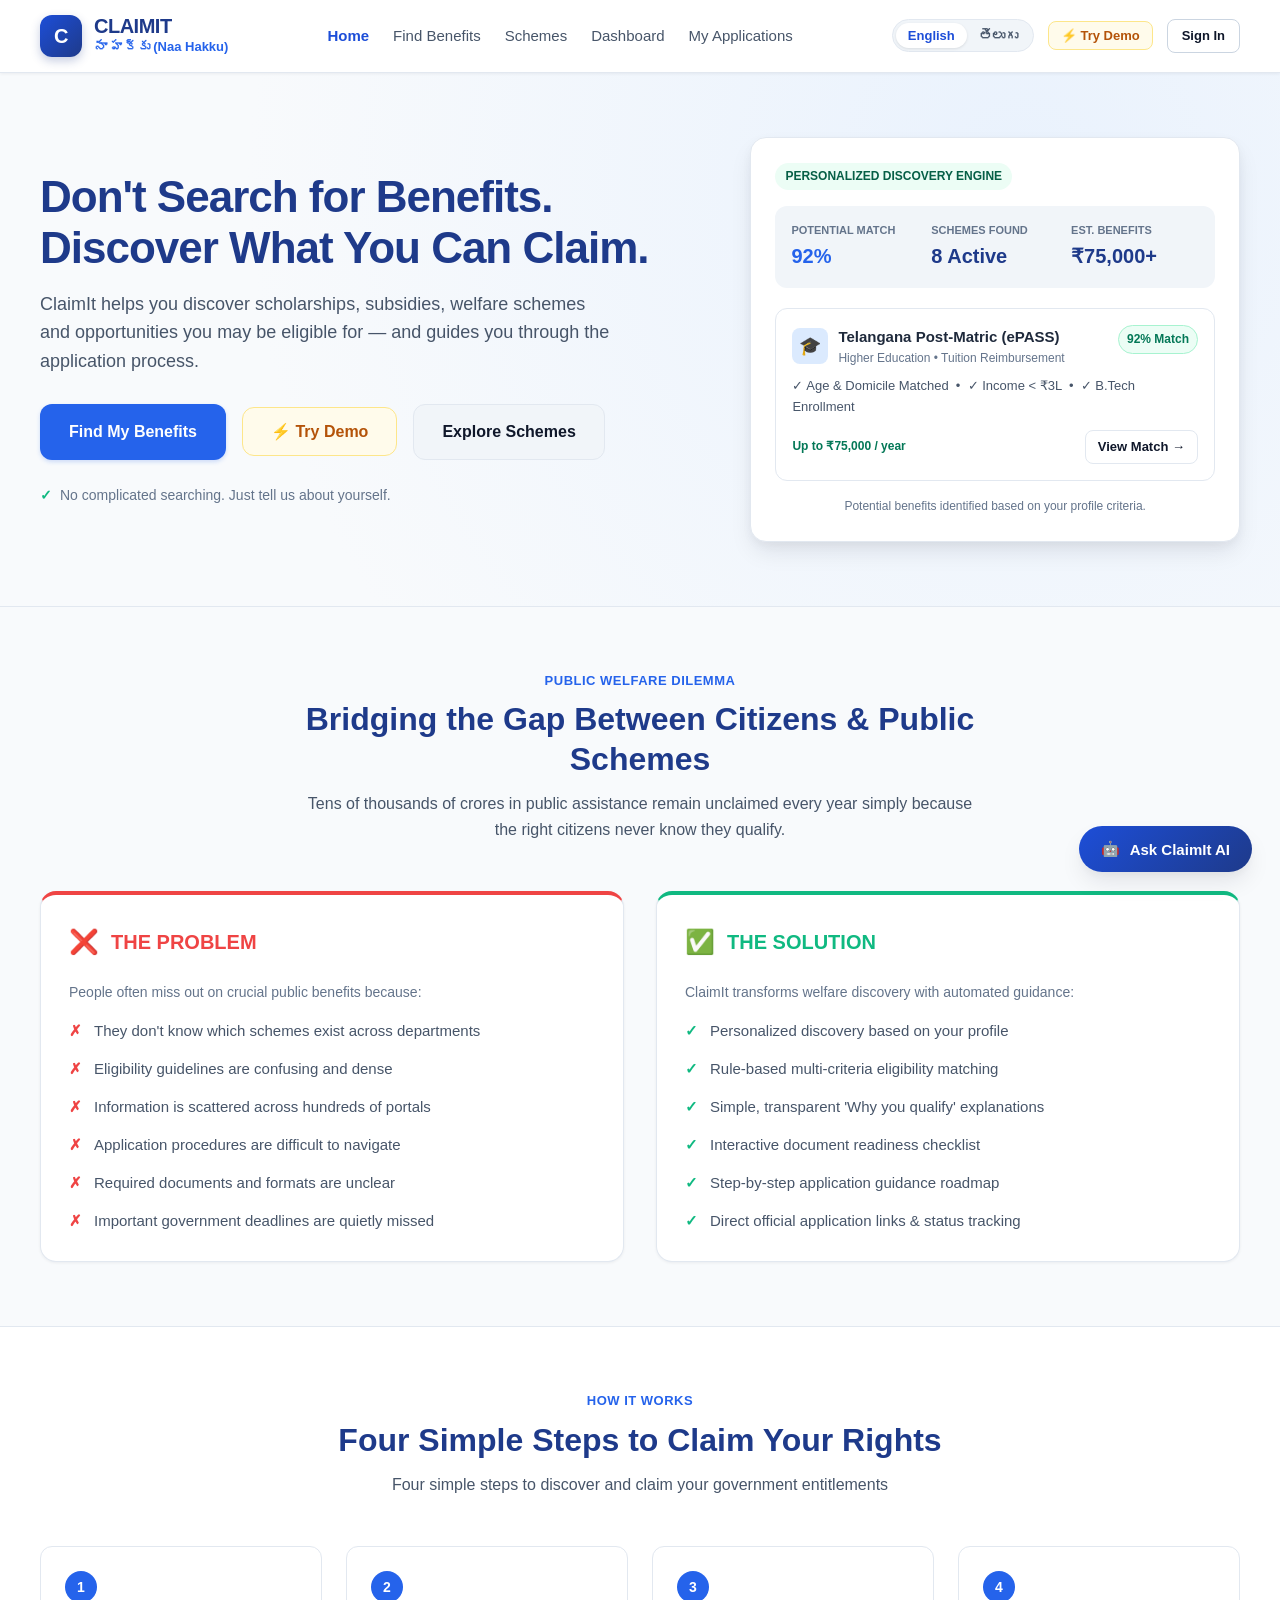
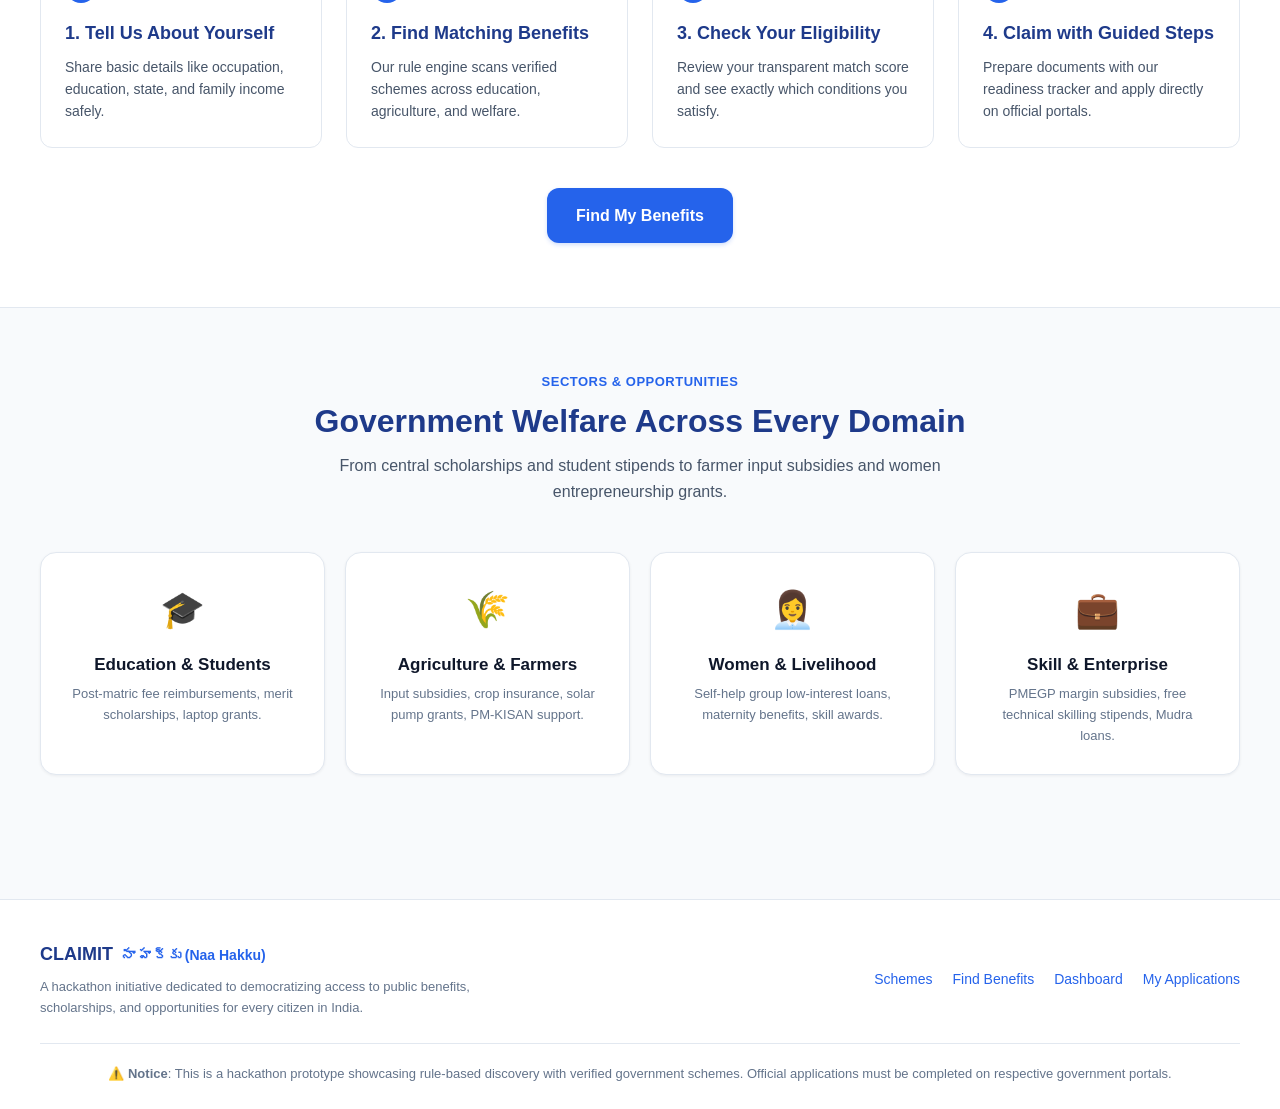
<file: index.html>
<!DOCTYPE html>
<html lang="en">
<head>
  <meta charset="UTF-8">
  <meta name="viewport" content="width=device-width, initial-scale=1.0">
  <title>CLAIMIT | నా హక్కు - Know What You Deserve, Claim What You're Eligible For</title>
  <meta name="description" content="Personalized government benefits, scholarships, subsidies and welfare schemes discovery platform with rule-based eligibility engine and Telugu language support.">
  <link rel="stylesheet" href="css/style.css">
</head>
<body>

  <!-- Top Navigation Bar -->
  <header class="navbar">
    <div class="container navbar-inner">
      <a href="index.html" class="brand-logo">
        <div class="logo-badge">C</div>
        <div class="logo-text">
          <h1 data-i18n="brand_name">CLAIMIT</h1>
          <span class="identity-telugu" data-i18n="brand_telugu_identity">నా హక్కు (Naa Hakku)</span>
        </div>
      </a>

      <nav>
        <ul class="nav-links">
          <li><a href="index.html" class="active" data-i18n="nav_home">Home</a></li>
          <li><a href="profile.html" data-i18n="nav_find_benefits">Find Benefits</a></li>
          <li><a href="schemes.html" data-i18n="nav_schemes">Schemes</a></li>
          <li><a href="dashboard.html" data-i18n="nav_dashboard">Dashboard</a></li>
          <li><a href="applications.html" data-i18n="nav_applications">My Applications</a></li>
        </ul>
      </nav>

      <div class="nav-actions">
        <!-- Language Switcher -->
        <div class="lang-toggle" role="group" aria-label="Language selection">
          <button class="lang-btn active" data-lang="en">English</button>
          <button class="lang-btn" data-lang="te">తెలుగు</button>
        </div>
        <button class="btn btn-demo btn-sm" data-action="try-demo" data-i18n="btn_try_demo">⚡ Try Demo</button>
        <div class="nav-auth-container">
          <a href="login.html" class="btn btn-outline btn-sm" data-i18n="nav_login" style="font-weight:600; padding:6px 14px; border-color:#cbd5e1; color:var(--text-main); text-decoration:none;">Sign In</a>
        </div>
      </div>
    </div>
  </header>

  <!-- Hero Section -->
  <section class="hero-section">
    <div class="container hero-grid">
      <div class="hero-content">
        <h1 data-i18n="hero_title">Don't Search for Benefits.<br>Discover What You Can Claim.</h1>
        <p class="subtitle" data-i18n="hero_subtitle">
          ClaimIt helps you discover scholarships, subsidies, welfare schemes and opportunities you may be eligible for — and guides you step-by-step through the application process.
        </p>

        <div class="hero-cta-group">
          <a href="profile.html" class="btn btn-primary btn-lg" data-i18n="btn_find_benefits">Find My Benefits</a>
          <button class="btn btn-demo btn-lg" data-action="try-demo" data-i18n="btn_try_demo">⚡ Try Demo</button>
          <a href="schemes.html" class="btn btn-secondary btn-lg" data-i18n="btn_explore_schemes">Explore Schemes</a>
        </div>

        <div class="hero-hint">
          <span style="color:#10b981; font-weight:bold;">✓</span>
          <span data-i18n="hero_hint">No complicated searching. Just tell us about yourself.</span>
        </div>
      </div>

      <!-- Live Personalized Engine Preview Card -->
      <div class="hero-preview">
        <div class="preview-card">
          <div class="preview-badge-top" data-i18n="preview_badge">Personalized Discovery Engine</div>
          
          <div class="preview-metric-row">
            <div class="metric-item">
              <div class="metric-label">Potential Match</div>
              <div class="metric-value highlight">92%</div>
            </div>
            <div class="metric-item">
              <div class="metric-label">Schemes Found</div>
              <div class="metric-value">8 Active</div>
            </div>
            <div class="metric-item">
              <div class="metric-label">Est. Benefits</div>
              <div class="metric-value">₹75,000+</div>
            </div>
          </div>

          <div class="sample-match-box">
            <div class="match-box-header">
              <div class="scheme-icon-title">
                <div class="scheme-icon-pill">🎓</div>
                <div>
                  <h4 style="font-size:15px; font-weight:700; color:#1e293b;">Telangana Post-Matric (ePASS)</h4>
                  <p style="font-size:12px; color:#64748b;">Higher Education • Tuition Reimbursement</p>
                </div>
              </div>
              <span class="match-score-badge">92% Match</span>
            </div>
            <p style="font-size:13px; color:#475569; margin:8px 0;">
              ✓ Age & Domicile Matched &nbsp;•&nbsp; ✓ Income &lt; ₹3L &nbsp;•&nbsp; ✓ B.Tech Enrollment
            </p>
            <div style="display:flex; justify-content:space-between; align-items:center; margin-top:12px;">
              <span style="font-size:12px; color:#047857; font-weight:700;">Up to ₹75,000 / year</span>
              <a href="scheme-details.html?id=1" class="btn btn-outline btn-sm">View Match &rarr;</a>
            </div>
          </div>

          <div class="disclaimer-note" data-i18n="preview_disclaimer">
            Potential benefits identified based on your profile criteria.
          </div>
        </div>
      </div>
    </div>
  </section>

  <!-- Problem & Solution Section -->
  <section class="section">
    <div class="container">
      <div class="section-header">
        <span class="section-tag">Public Welfare Dilemma</span>
        <h2>Bridging the Gap Between Citizens & Public Schemes</h2>
        <p>Tens of thousands of crores in public assistance remain unclaimed every year simply because the right citizens never know they qualify.</p>
      </div>

      <div class="prob-sol-grid">
        <!-- Problem Card -->
        <div class="card problem-card">
          <div class="card-title-row">
            <span style="font-size:24px;">❌</span>
            <h3 data-i18n="problem_title" style="color:var(--accent-rose);">THE PROBLEM</h3>
          </div>
          <p style="font-size:14px; color:#64748b; margin-bottom:16px;" data-i18n="problem_sub">
            People often miss out on crucial public benefits because:
          </p>
          <ul class="bullet-list">
            <li><span class="bullet-icon red">✗</span> <span data-i18n="prob_1">They don't know which schemes exist across departments</span></li>
            <li><span class="bullet-icon red">✗</span> <span data-i18n="prob_2">Eligibility guidelines are confusing and dense</span></li>
            <li><span class="bullet-icon red">✗</span> <span data-i18n="prob_3">Information is scattered across hundreds of portals</span></li>
            <li><span class="bullet-icon red">✗</span> <span data-i18n="prob_4">Application procedures are difficult to navigate</span></li>
            <li><span class="bullet-icon red">✗</span> <span data-i18n="prob_5">Required documents and formats are unclear</span></li>
            <li><span class="bullet-icon red">✗</span> <span data-i18n="prob_6">Important government deadlines are quietly missed</span></li>
          </ul>
        </div>

        <!-- Solution Card -->
        <div class="card solution-card">
          <div class="card-title-row">
            <span style="font-size:24px;">✅</span>
            <h3 data-i18n="solution_title" style="color:var(--accent-emerald);">THE SOLUTION</h3>
          </div>
          <p style="font-size:14px; color:#64748b; margin-bottom:16px;" data-i18n="solution_sub">
            ClaimIt transforms welfare discovery with automated guidance:
          </p>
          <ul class="bullet-list">
            <li><span class="bullet-icon green">✓</span> <span data-i18n="sol_1">Personalized discovery based on your profile</span></li>
            <li><span class="bullet-icon green">✓</span> <span data-i18n="sol_2">Rule-based multi-criteria eligibility matching</span></li>
            <li><span class="bullet-icon green">✓</span> <span data-i18n="sol_3">Simple, transparent 'Why you qualify' explanations</span></li>
            <li><span class="bullet-icon green">✓</span> <span data-i18n="sol_4">Interactive document readiness checklist</span></li>
            <li><span class="bullet-icon green">✓</span> <span data-i18n="sol_5">Step-by-step application guidance roadmap</span></li>
            <li><span class="bullet-icon green">✓</span> <span data-i18n="sol_6">Direct official application links & status tracking</span></li>
          </ul>
        </div>
      </div>
    </div>
  </section>

  <!-- How It Works Section -->
  <section class="section" style="background-color: #ffffff; border-top: 1px solid var(--border-color); border-bottom: 1px solid var(--border-color);">
    <div class="container">
      <div class="section-header">
        <span class="section-tag" data-i18n="how_title">How It Works</span>
        <h2>Four Simple Steps to Claim Your Rights</h2>
        <p data-i18n="how_sub">Four simple steps to discover and claim your government entitlements</p>
      </div>

      <div class="steps-grid">
        <div class="step-card">
          <div class="step-number">1</div>
          <h4 data-i18n="step_1_title">1. Tell Us About Yourself</h4>
          <p data-i18n="step_1_desc">Share basic details like occupation, education, state, and family income safely.</p>
        </div>

        <div class="step-card">
          <div class="step-number">2</div>
          <h4 data-i18n="step_2_title">2. Find Matching Benefits</h4>
          <p data-i18n="step_2_desc">Our rule engine scans verified schemes across education, agriculture, and welfare.</p>
        </div>

        <div class="step-card">
          <div class="step-number">3</div>
          <h4 data-i18n="step_3_title">3. Check Your Eligibility</h4>
          <p data-i18n="step_3_desc">Review your transparent match score and see exactly which conditions you satisfy.</p>
        </div>

        <div class="step-card">
          <div class="step-number">4</div>
          <h4 data-i18n="step_4_title">4. Claim with Guided Steps</h4>
          <p data-i18n="step_4_desc">Prepare documents with our readiness tracker and apply directly on official portals.</p>
        </div>
      </div>

      <div style="text-align:center; margin-top:40px;">
        <a href="profile.html" class="btn btn-primary btn-lg" data-i18n="btn_find_benefits">Find My Benefits Now &rarr;</a>
      </div>
    </div>
  </section>

  <!-- Scheme Categories Preview -->
  <section class="section">
    <div class="container">
      <div class="section-header">
        <span class="section-tag">Sectors & Opportunities</span>
        <h2>Government Welfare Across Every Domain</h2>
        <p>From central scholarships and student stipends to farmer input subsidies and women entrepreneurship grants.</p>
      </div>

      <div style="display:grid; grid-template-columns:repeat(auto-fit, minmax(240px, 1fr)); gap:20px;">
        <div class="card" style="text-align:center;">
          <div style="font-size:36px; margin-bottom:12px;">🎓</div>
          <h4 style="font-size:17px; font-weight:700; margin-bottom:6px;">Education & Students</h4>
          <p style="font-size:13px; color:var(--text-dim);">Post-matric fee reimbursements, merit scholarships, laptop grants.</p>
        </div>
        <div class="card" style="text-align:center;">
          <div style="font-size:36px; margin-bottom:12px;">🌾</div>
          <h4 style="font-size:17px; font-weight:700; margin-bottom:6px;">Agriculture & Farmers</h4>
          <p style="font-size:13px; color:var(--text-dim);">Input subsidies, crop insurance, solar pump grants, PM-KISAN support.</p>
        </div>
        <div class="card" style="text-align:center;">
          <div style="font-size:36px; margin-bottom:12px;">👩‍💼</div>
          <h4 style="font-size:17px; font-weight:700; margin-bottom:6px;">Women & Livelihood</h4>
          <p style="font-size:13px; color:var(--text-dim);">Self-help group low-interest loans, maternity benefits, skill awards.</p>
        </div>
        <div class="card" style="text-align:center;">
          <div style="font-size:36px; margin-bottom:12px;">💼</div>
          <h4 style="font-size:17px; font-weight:700; margin-bottom:6px;">Skill & Enterprise</h4>
          <p style="font-size:13px; color:var(--text-dim);">PMEGP margin subsidies, free technical skilling stipends, Mudra loans.</p>
        </div>
      </div>
    </div>
  </section>

  <!-- Footer -->
  <footer class="footer">
    <div class="container">
      <div class="footer-inner">
        <div>
          <div style="display:flex; align-items:center; gap:8px; margin-bottom:8px;">
            <span style="font-weight:800; font-size:18px; color:var(--primary-900);">CLAIMIT</span>
            <span style="font-weight:700; color:var(--primary-600); font-size:14px;">నా హక్కు (Naa Hakku)</span>
          </div>
          <p style="font-size:13px; color:var(--text-dim); max-width:480px;">
            A hackathon initiative dedicated to democratizing access to public benefits, scholarships, and opportunities for every citizen in India.
          </p>
        </div>
        <div style="display:flex; gap:20px; font-size:14px;">
          <a href="schemes.html" data-i18n="nav_schemes">Schemes</a>
          <a href="profile.html" data-i18n="nav_find_benefits">Find Benefits</a>
          <a href="dashboard.html" data-i18n="nav_dashboard">Dashboard</a>
          <a href="applications.html" data-i18n="nav_applications">My Applications</a>
        </div>
      </div>
      <div class="footer-copy">
        ⚠️ <strong>Notice</strong>: This is a hackathon prototype showcasing rule-based discovery with verified government schemes. Official applications must be completed on respective government portals.
      </div>
    </div>
  </footer>

  <!-- Scripts -->
  <script src="js/translations.js"></script>
  <script src="js/main.js"></script>
  <script src="js/ai-assistant.js"></script>
</body>
</html>
</file>
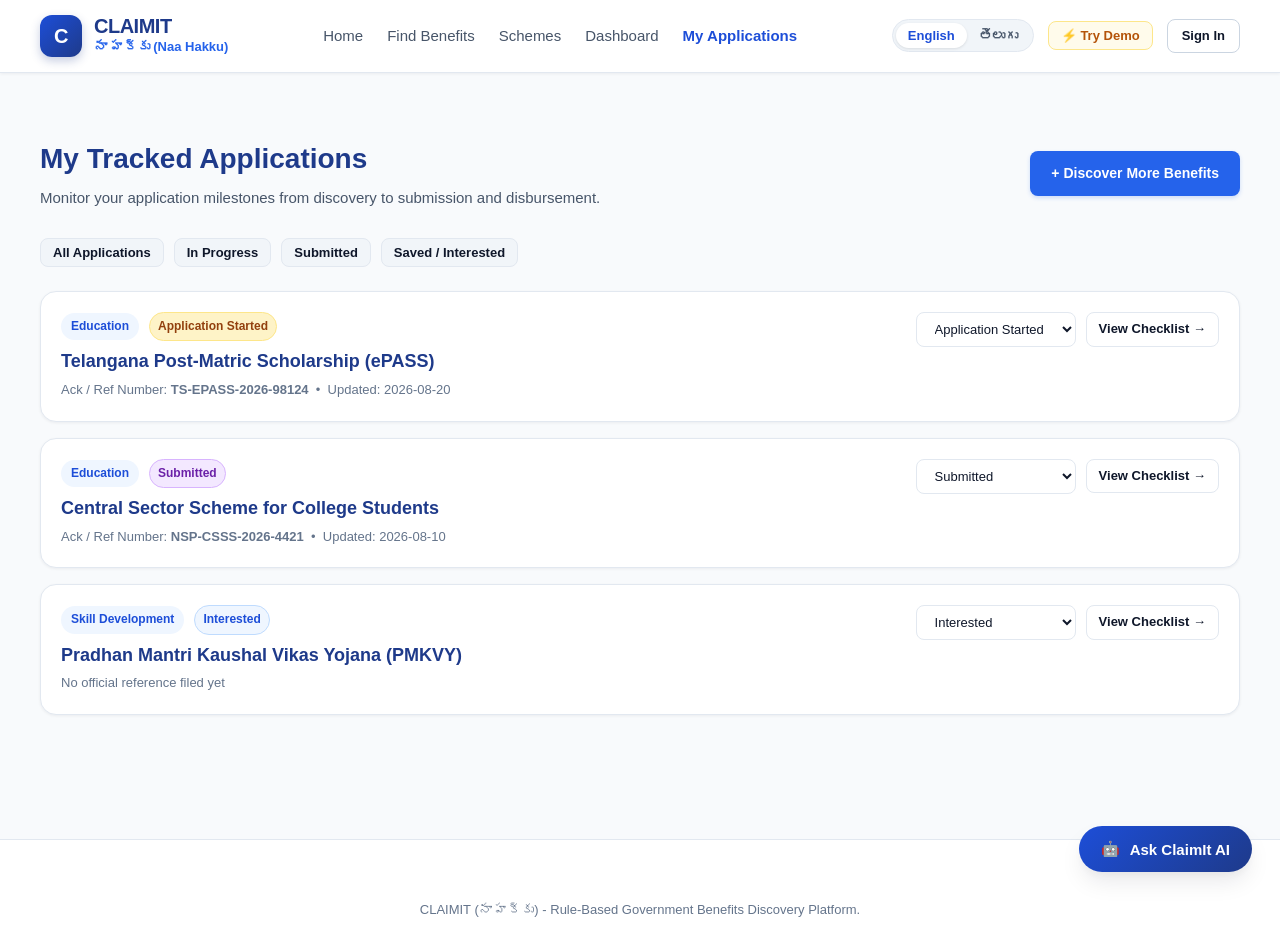
<file: applications.html>
<!DOCTYPE html>
<html lang="en">
<head>
  <meta charset="UTF-8">
  <meta name="viewport" content="width=device-width, initial-scale=1.0">
  <title>My Applications | CLAIMIT (నా హక్కు)</title>
  <link rel="stylesheet" href="css/style.css">
</head>
<body>

  <!-- Top Navigation Bar -->
  <header class="navbar">
    <div class="container navbar-inner">
      <a href="index.html" class="brand-logo">
        <div class="logo-badge">C</div>
        <div class="logo-text">
          <h1 data-i18n="brand_name">CLAIMIT</h1>
          <span class="identity-telugu" data-i18n="brand_telugu_identity">నా హక్కు (Naa Hakku)</span>
        </div>
      </a>

      <nav>
        <ul class="nav-links">
          <li><a href="index.html" data-i18n="nav_home">Home</a></li>
          <li><a href="profile.html" data-i18n="nav_find_benefits">Find Benefits</a></li>
          <li><a href="schemes.html" data-i18n="nav_schemes">Schemes</a></li>
          <li><a href="dashboard.html" data-i18n="nav_dashboard">Dashboard</a></li>
          <li><a href="applications.html" class="active" data-i18n="nav_applications">My Applications</a></li>
        </ul>
      </nav>

      <div class="nav-actions">
        <div class="lang-toggle">
          <button class="lang-btn active" data-lang="en">English</button>
          <button class="lang-btn" data-lang="te">తెలుగు</button>
        </div>
        <button class="btn btn-demo btn-sm" data-action="try-demo">⚡ Try Demo</button>
      </div>
    </div>
  </header>

  <main class="section">
    <div class="container">
      <div style="display:flex; justify-content:space-between; align-items:center; flex-wrap:wrap; gap:16px; margin-bottom:28px;">
        <div>
          <h2 style="font-size:28px; font-weight:800; color:var(--primary-900);">
            My Tracked Applications
          </h2>
          <p style="font-size:15px; color:var(--text-muted); margin-top:4px;">
            Monitor your application milestones from discovery to submission and disbursement.
          </p>
        </div>

        <a href="schemes.html" class="btn btn-primary">+ Discover More Benefits</a>
      </div>

      <!-- Filter Tabs -->
      <div style="display:flex; gap:10px; margin-bottom:24px; flex-wrap:wrap;">
        <button class="btn btn-sm btn-secondary filter-tab active" data-status="ALL">All Applications</button>
        <button class="btn btn-sm btn-secondary filter-tab" data-status="Application Started">In Progress</button>
        <button class="btn btn-sm btn-secondary filter-tab" data-status="Submitted">Submitted</button>
        <button class="btn btn-sm btn-secondary filter-tab" data-status="Interested">Saved / Interested</button>
      </div>

      <!-- Applications Table / Cards -->
      <div id="applications-list" style="display:flex; flex-direction:column; gap:16px;">
        <!-- Rendered by js/applications.js -->
      </div>
    </div>
  </main>

  <!-- Footer -->
  <footer class="footer">
    <div class="container text-center">
      <div class="footer-copy">
        CLAIMIT (నా హక్కు) - Rule-Based Government Benefits Discovery Platform.
      </div>
    </div>
  </footer>

  <!-- Scripts -->
  <script src="js/translations.js"></script>
  <script src="js/main.js"></script>
  <script src="js/applications.js"></script>
  <script src="js/ai-assistant.js"></script>
</body>
</html>
</file>
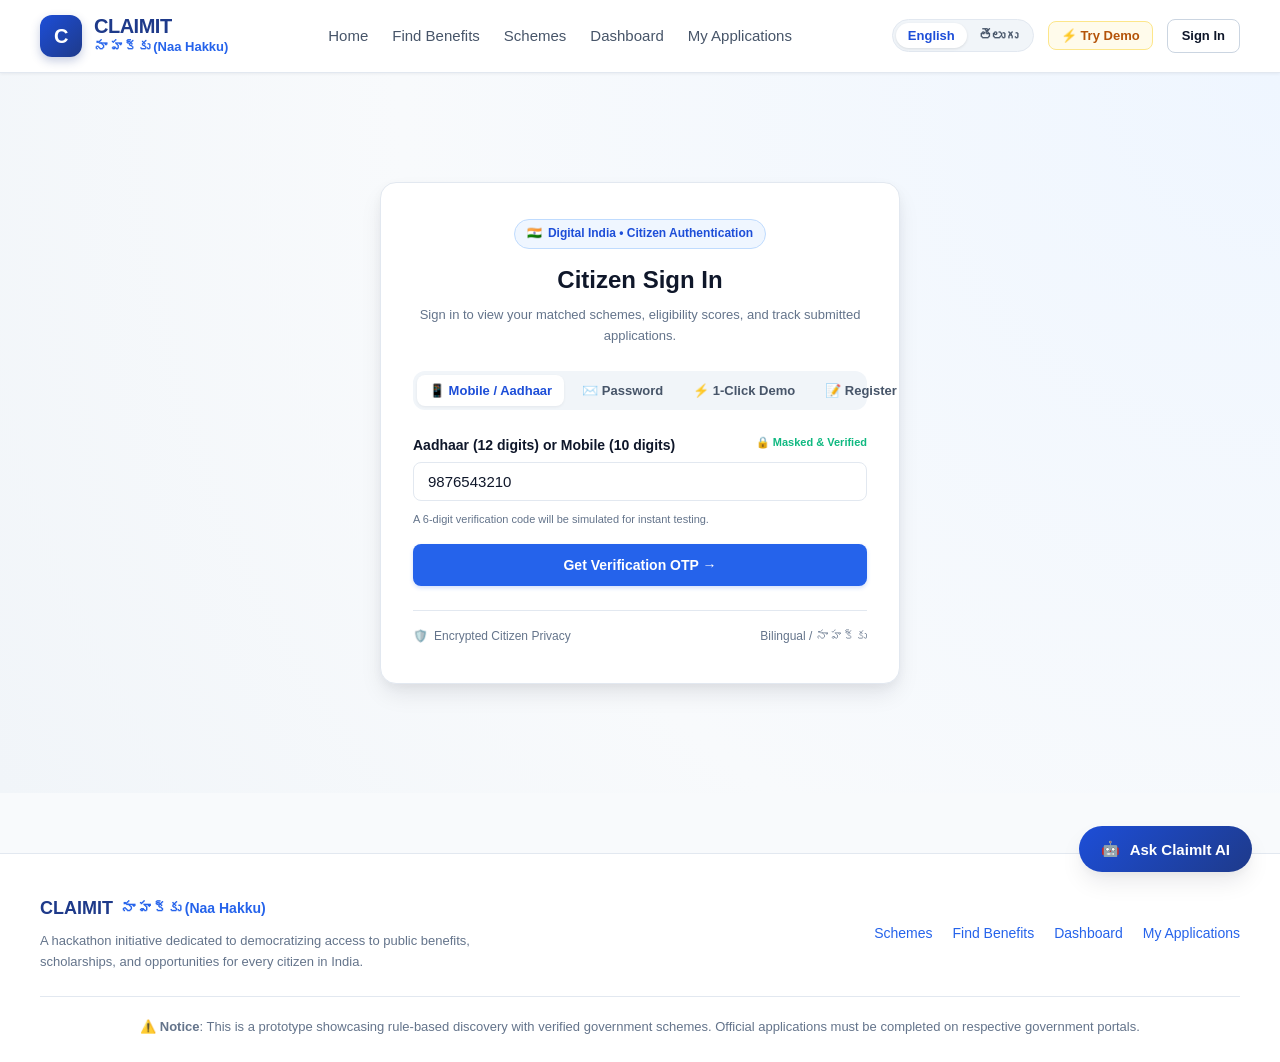
<file: login.html>
<!DOCTYPE html>
<html lang="en">
<head>
  <meta charset="UTF-8">
  <meta name="viewport" content="width=device-width, initial-scale=1.0">
  <title>Citizen Sign In | CLAIMIT (నా హక్కు)</title>
  <meta name="description" content="Sign in to CLAIMIT to access personalized government benefit discoveries, document readiness checklists, and application tracking.">
  <link rel="stylesheet" href="css/style.css">
  <style>
    .auth-container {
      min-height: calc(100vh - 180px);
      display: flex;
      align-items: center;
      justify-content: center;
      padding: 40px 16px;
      background: radial-gradient(circle at top right, #eff6ff 0%, #f8fafc 60%, #f1f5f9 100%);
    }
    .auth-card {
      width: 100%;
      max-width: 520px;
      background: #ffffff;
      border: 1px solid var(--border-color);
      border-radius: var(--radius-lg);
      box-shadow: var(--shadow-lg);
      padding: 36px 32px;
    }
    .auth-header {
      text-align: center;
      margin-bottom: 24px;
    }
    .auth-badge {
      display: inline-flex;
      align-items: center;
      gap: 6px;
      background: #eff6ff;
      border: 1px solid #bfdbfe;
      color: var(--primary-700);
      font-size: 12px;
      font-weight: 700;
      padding: 4px 12px;
      border-radius: 9999px;
      margin-bottom: 12px;
    }
    .auth-tabs {
      display: flex;
      gap: 6px;
      background: #f1f5f9;
      padding: 4px;
      border-radius: var(--radius-md);
      margin-bottom: 24px;
    }
    .auth-tab-btn {
      flex: 1;
      padding: 8px 12px;
      border: none;
      background: transparent;
      border-radius: var(--radius-sm);
      font-size: 13px;
      font-weight: 600;
      color: var(--text-muted);
      cursor: pointer;
      transition: var(--transition);
      white-space: nowrap;
      text-align: center;
    }
    .auth-tab-btn.active {
      background: #ffffff;
      color: var(--primary-700);
      box-shadow: var(--shadow-sm);
    }
    .otp-input-group {
      display: flex;
      gap: 8px;
      justify-content: center;
      margin: 16px 0;
    }
    .otp-box {
      width: 48px;
      height: 52px;
      text-align: center;
      font-size: 22px;
      font-weight: 700;
      border: 1.5px solid var(--border-color);
      border-radius: var(--radius-sm);
      background: #f8fafc;
      color: var(--text-main);
    }
    .otp-box:focus {
      outline: none;
      border-color: var(--primary-600);
      background: #ffffff;
      box-shadow: 0 0 0 3px rgba(37, 99, 235, 0.15);
    }
    .persona-card {
      border: 1px solid var(--border-color);
      border-radius: var(--radius-md);
      padding: 14px 16px;
      margin-bottom: 10px;
      display: flex;
      align-items: center;
      justify-content: space-between;
      background: #ffffff;
      cursor: pointer;
      transition: var(--transition);
    }
    .persona-card:hover {
      border-color: var(--primary-500);
      background: #eff6ff;
      transform: translateY(-1px);
    }
    .persona-icon-name {
      display: flex;
      align-items: center;
      gap: 12px;
    }
    .persona-avatar {
      width: 38px;
      height: 38px;
      border-radius: 50%;
      background: #dbeafe;
      display: flex;
      align-items: center;
      justify-content: center;
      font-size: 20px;
    }
  </style>
</head>
<body>

  <!-- Top Navigation Bar -->
  <header class="navbar">
    <div class="container navbar-inner">
      <a href="index.html" class="brand-logo">
        <div class="logo-badge">C</div>
        <div class="logo-text">
          <h1 data-i18n="brand_name">CLAIMIT</h1>
          <span class="identity-telugu" data-i18n="brand_telugu_identity">నా హక్కు (Naa Hakku)</span>
        </div>
      </a>

      <nav>
        <ul class="nav-links">
          <li><a href="index.html" data-i18n="nav_home">Home</a></li>
          <li><a href="profile.html" data-i18n="nav_find_benefits">Find Benefits</a></li>
          <li><a href="schemes.html" data-i18n="nav_schemes">Schemes</a></li>
          <li><a href="dashboard.html" data-i18n="nav_dashboard">Dashboard</a></li>
          <li><a href="applications.html" data-i18n="nav_applications">My Applications</a></li>
        </ul>
      </nav>

      <div class="nav-actions">
        <!-- Language Switcher -->
        <div class="lang-toggle" role="group" aria-label="Language selection">
          <button class="lang-btn active" data-lang="en">English</button>
          <button class="lang-btn" data-lang="te">తెలుగు</button>
        </div>
        <button class="btn btn-demo btn-sm" data-action="try-demo" data-i18n="btn_try_demo">⚡ Try Demo</button>
      </div>
    </div>
  </header>

  <!-- Main Auth Section -->
  <main class="auth-container">
    <div class="auth-card">
      <div class="auth-header">
        <div class="auth-badge">
          <span>🇮🇳</span>
          <span>Digital India • Citizen Authentication</span>
        </div>
        <h2 id="authTitle" style="font-size:24px; font-weight:800; color:var(--text-main); margin-bottom:6px;">Citizen Sign In</h2>
        <p id="authSubtitle" style="font-size:13px; color:var(--text-dim);">
          Sign in to view your matched schemes, eligibility scores, and track submitted applications.
        </p>
      </div>

      <!-- Auth Mode Tabs -->
      <div class="auth-tabs" role="tablist">
        <button class="auth-tab-btn active" data-tab="otp" role="tab">📱 Mobile / Aadhaar</button>
        <button class="auth-tab-btn" data-tab="password" role="tab">✉️ Password</button>
        <button class="auth-tab-btn" data-tab="demo" role="tab">⚡ 1-Click Demo</button>
        <button class="auth-tab-btn" data-tab="register" role="tab">📝 Register</button>
      </div>

      <!-- TAB 1: Mobile / Aadhaar OTP Sign-in -->
      <div id="tabContentOtp" class="auth-tab-content">
        <form id="otpStep1Form">
          <div class="form-group" style="margin-bottom:16px;">
            <label class="form-label" style="display:flex; justify-content:space-between;">
              <span>Aadhaar (12 digits) or Mobile (10 digits)</span>
              <span style="font-size:11px; color:#10b981; font-weight:600;">🔒 Masked & Verified</span>
            </label>
            <input type="text" id="otpIdentifierInput" class="form-control" placeholder="e.g. 9876543210 or 1234 5678 9012" value="9876543210" required>
            <span style="font-size:11px; color:var(--text-dim); margin-top:4px; display:block;">
              A 6-digit verification code will be simulated for instant testing.
            </span>
          </div>

          <button type="submit" id="btnSendOtp" class="btn btn-primary" style="width:100%; justify-content:center; padding:12px;">
            Get Verification OTP &rarr;
          </button>
        </form>

        <form id="otpStep2Form" style="display:none; margin-top:16px;">
          <div style="background:#f0fdf4; border:1px solid #bbf7d0; border-radius:var(--radius-sm); padding:10px 12px; margin-bottom:16px; font-size:12px; color:#166534;">
            ✓ OTP sent to <strong id="sentTargetDisplay">+91 98765 43210</strong>. Enter demo code <strong>123456</strong> below.
          </div>

          <label class="form-label" style="text-align:center; display:block; margin-bottom:6px;">Enter 6-Digit OTP</label>
          <div class="otp-input-group">
            <input type="text" maxlength="1" class="otp-box" value="1" autofocus>
            <input type="text" maxlength="1" class="otp-box" value="2">
            <input type="text" maxlength="1" class="otp-box" value="3">
            <input type="text" maxlength="1" class="otp-box" value="4">
            <input type="text" maxlength="1" class="otp-box" value="5">
            <input type="text" maxlength="1" class="otp-box" value="6">
          </div>

          <div style="display:flex; justify-content:space-between; align-items:center; margin-bottom:16px; font-size:12px;">
            <span style="color:var(--text-dim);">Valid for: <strong id="otpTimer">04:59</strong></span>
            <button type="button" id="btnAutoFillOtp" class="btn btn-outline btn-sm" style="font-size:11px; padding:2px 8px;">Auto-fill 123456</button>
          </div>

          <button type="submit" id="btnVerifyOtp" class="btn btn-primary" style="width:100%; justify-content:center; padding:12px;">
            Verify & Sign In
          </button>
          <button type="button" id="btnBackToStep1" class="btn btn-outline" style="width:100%; justify-content:center; padding:8px; margin-top:8px; font-size:12px;">
            &larr; Change Mobile / Aadhaar
          </button>
        </form>
      </div>

      <!-- TAB 2: Email & Password Sign-in -->
      <div id="tabContentPassword" class="auth-tab-content" style="display:none;">
        <form id="passwordLoginForm">
          <div class="form-group" style="margin-bottom:14px;">
            <label class="form-label">Email or Mobile Number</label>
            <input type="text" id="loginEmailInput" class="form-control" placeholder="name@example.com or mobile" value="ramesh.kumar@claimit.org" required>
          </div>

          <div class="form-group" style="margin-bottom:16px;">
            <div style="display:flex; justify-content:space-between; align-items:center; margin-bottom:4px;">
              <label class="form-label" style="margin-bottom:0;">Password</label>
              <a href="#" id="linkForgotPwd" style="font-size:12px; color:var(--primary-600); text-decoration:none;">Forgot password?</a>
            </div>
            <input type="password" id="loginPasswordInput" class="form-control" placeholder="••••••••" value="password123" required>
          </div>

          <div style="display:flex; align-items:center; gap:8px; margin-bottom:20px;">
            <input type="checkbox" id="rememberMeCheckbox" checked>
            <label for="rememberMeCheckbox" style="font-size:13px; color:var(--text-muted); cursor:pointer;">Keep me signed in on this device</label>
          </div>

          <button type="submit" class="btn btn-primary" style="width:100%; justify-content:center; padding:12px;">
            Sign In with Password &rarr;
          </button>
        </form>
      </div>

      <!-- TAB 3: 1-Click Demo Personas -->
      <div id="tabContentDemo" class="auth-tab-content" style="display:none;">
        <p style="font-size:13px; color:var(--text-dim); margin-bottom:14px;">
          Choose any test citizen persona below to instantly experience ClaimIt's personalized discovery engine with pre-configured demographic profiles:
        </p>

        <!-- Persona 1: Student -->
        <div class="persona-card" data-persona="student">
          <div class="persona-icon-name">
            <div class="persona-avatar">🎓</div>
            <div>
              <div style="font-size:14px; font-weight:700; color:var(--text-main);">Ramesh Kumar (Student)</div>
              <div style="font-size:12px; color:var(--text-dim);">Telangana • OBC • B.Tech 3rd Yr • ₹2.5L Income</div>
            </div>
          </div>
          <span class="badge" style="background:#eff6ff; color:#1d4ed8; font-size:11px; font-weight:700;">8 Matches</span>
        </div>

        <!-- Persona 2: Farmer -->
        <div class="persona-card" data-persona="farmer">
          <div class="persona-icon-name">
            <div class="persona-avatar">🌾</div>
            <div>
              <div style="font-size:14px; font-weight:700; color:var(--text-main);">Venkat Rao (Farmer)</div>
              <div style="font-size:12px; color:var(--text-dim);">Andhra Pradesh • 3.5 Acres • ₹1.8L Income</div>
            </div>
          </div>
          <span class="badge" style="background:#ecfdf5; color:#047857; font-size:11px; font-weight:700;">5 Matches</span>
        </div>

        <!-- Persona 3: Entrepreneur -->
        <div class="persona-card" data-persona="entrepreneur">
          <div class="persona-icon-name">
            <div class="persona-avatar">👩‍💼</div>
            <div>
              <div style="font-size:14px; font-weight:700; color:var(--text-main);">Sunitha Devi (Artisan & SHG)</div>
              <div style="font-size:12px; color:var(--text-dim);">Telangana • SC • Micro-Enterprise • ₹2.2L Income</div>
            </div>
          </div>
          <span class="badge" style="background:#fdf2f8; color:#be185d; font-size:11px; font-weight:700;">6 Matches</span>
        </div>

        <!-- Persona 4: Senior Citizen -->
        <div class="persona-card" data-persona="senior">
          <div class="persona-icon-name">
            <div class="persona-avatar">👵</div>
            <div>
              <div style="font-size:14px; font-weight:700; color:var(--text-main);">Kameswari Amma (Senior Citizen)</div>
              <div style="font-size:12px; color:var(--text-dim);">Telangana • Age 68 • Widow Pension • ₹90k Income</div>
            </div>
          </div>
          <span class="badge" style="background:#fffbeb; color:#b45309; font-size:11px; font-weight:700;">4 Matches</span>
        </div>
      </div>

      <!-- TAB 4: Register New Citizen Profile -->
      <div id="tabContentRegister" class="auth-tab-content" style="display:none;">
        <form id="registerForm">
          <div class="form-group" style="margin-bottom:12px;">
            <label class="form-label">Full Name (as per Aadhaar)</label>
            <input type="text" id="regNameInput" class="form-control" placeholder="e.g. Suresh Varma" required>
          </div>

          <div style="display:grid; grid-template-columns:1fr 1fr; gap:12px; margin-bottom:12px;">
            <div class="form-group">
              <label class="form-label">Mobile Number</label>
              <input type="tel" id="regPhoneInput" class="form-control" placeholder="98765 00000" required>
            </div>
            <div class="form-group">
              <label class="form-label">Email Address</label>
              <input type="email" id="regEmailInput" class="form-control" placeholder="citizen@example.com" required>
            </div>
          </div>

          <div style="display:grid; grid-template-columns:1fr 1fr; gap:12px; margin-bottom:12px;">
            <div class="form-group">
              <label class="form-label">State of Residence</label>
              <select id="regStateInput" class="form-control">
                <option value="Telangana">Telangana</option>
                <option value="Andhra Pradesh">Andhra Pradesh</option>
                <option value="Karnataka">Karnataka</option>
                <option value="Maharashtra">Maharashtra</option>
                <option value="Tamil Nadu">Tamil Nadu</option>
                <option value="Other">Other State</option>
              </select>
            </div>
            <div class="form-group">
              <label class="form-label">Occupation</label>
              <select id="regOccupationInput" class="form-control">
                <option value="Student">Student</option>
                <option value="Farmer">Farmer</option>
                <option value="Self-Employed">Self-Employed / Artisan</option>
                <option value="Unemployed">Job Seeker / Unemployed</option>
                <option value="Daily Wage Worker">Daily Wage Worker</option>
                <option value="Senior Citizen">Senior Citizen</option>
              </select>
            </div>
          </div>

          <div class="form-group" style="margin-bottom:18px;">
            <label class="form-label">Annual Family Income (₹)</label>
            <select id="regIncomeInput" class="form-control">
              <option value="150000">Below ₹1.5 Lakhs (BPL / White Card)</option>
              <option value="250000" selected>₹1.5 Lakhs - ₹3.0 Lakhs</option>
              <option value="500000">₹3.0 Lakhs - ₹6.0 Lakhs</option>
              <option value="800000">₹6.0 Lakhs - ₹8.0 Lakhs</option>
            </select>
          </div>

          <button type="submit" class="btn btn-primary" style="width:100%; justify-content:center; padding:12px;">
            Create Citizen Profile & Discover Benefits &rarr;
          </button>
        </form>
      </div>

      <!-- Trust Footer Inside Card -->
      <div style="border-top:1px solid var(--border-color); margin-top:24px; padding-top:16px; display:flex; align-items:center; justify-content:space-between; font-size:12px; color:var(--text-dim);">
        <div style="display:flex; align-items:center; gap:6px;">
          <span>🛡️</span>
          <span>Encrypted Citizen Privacy</span>
        </div>
        <div>
          <span>Bilingual / నా హక్కు</span>
        </div>
      </div>
    </div>
  </main>

  <!-- Footer -->
  <footer class="footer">
    <div class="container">
      <div class="footer-inner">
        <div>
          <div style="display:flex; align-items:center; gap:8px; margin-bottom:8px;">
            <span style="font-weight:800; font-size:18px; color:var(--primary-900);">CLAIMIT</span>
            <span style="font-weight:700; color:var(--primary-600); font-size:14px;">నా హక్కు (Naa Hakku)</span>
          </div>
          <p style="font-size:13px; color:var(--text-dim); max-width:480px;">
            A hackathon initiative dedicated to democratizing access to public benefits, scholarships, and opportunities for every citizen in India.
          </p>
        </div>
        <div style="display:flex; gap:20px; font-size:14px;">
          <a href="schemes.html" data-i18n="nav_schemes">Schemes</a>
          <a href="profile.html" data-i18n="nav_find_benefits">Find Benefits</a>
          <a href="dashboard.html" data-i18n="nav_dashboard">Dashboard</a>
          <a href="applications.html" data-i18n="nav_applications">My Applications</a>
        </div>
      </div>
      <div class="footer-copy">
        ⚠️ <strong>Notice</strong>: This is a prototype showcasing rule-based discovery with verified government schemes. Official applications must be completed on respective government portals.
      </div>
    </div>
  </footer>

  <!-- Scripts -->
  <script src="js/translations.js"></script>
  <script src="js/main.js"></script>
  <script src="js/login.js"></script>
  <script src="js/ai-assistant.js"></script>
</body>
</html>
</file>
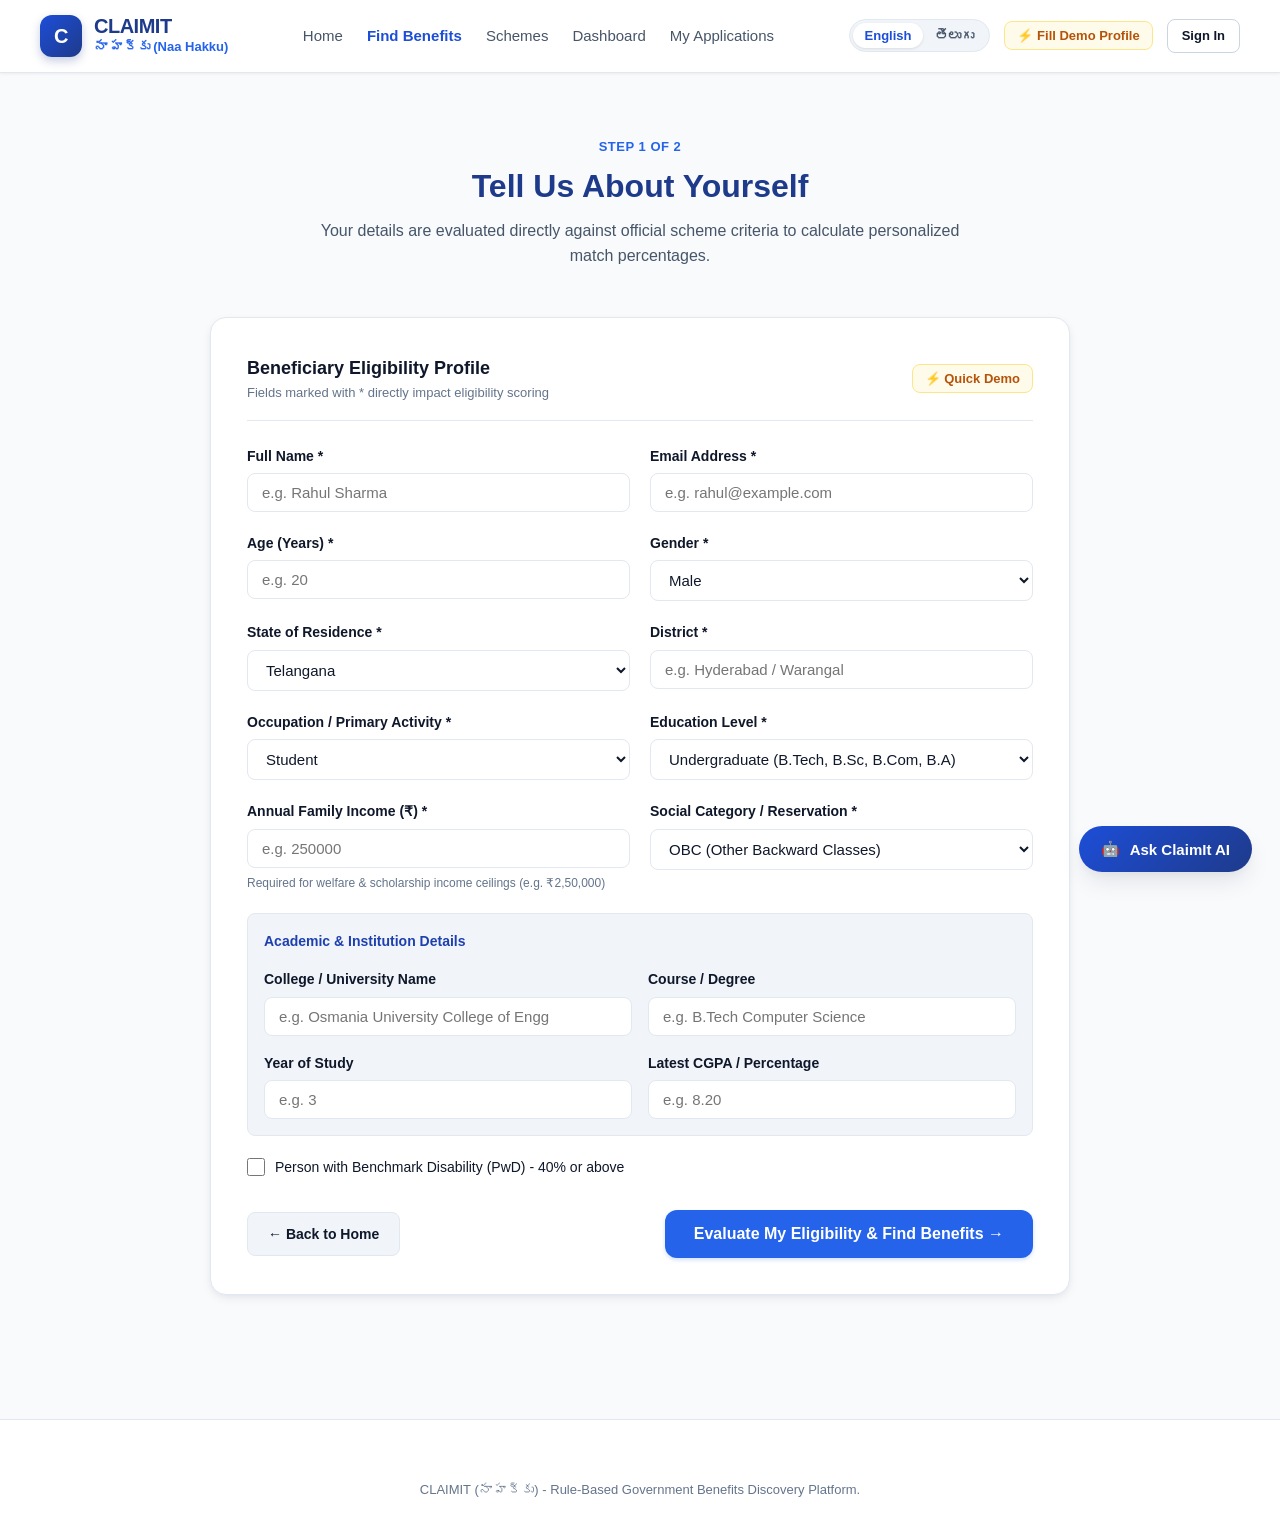
<file: profile.html>
<!DOCTYPE html>
<html lang="en">
<head>
  <meta charset="UTF-8">
  <meta name="viewport" content="width=device-width, initial-scale=1.0">
  <title>Find My Benefits | CLAIMIT (నా హక్కు)</title>
  <link rel="stylesheet" href="css/style.css">
</head>
<body>

  <!-- Top Navigation Bar -->
  <header class="navbar">
    <div class="container navbar-inner">
      <a href="index.html" class="brand-logo">
        <div class="logo-badge">C</div>
        <div class="logo-text">
          <h1 data-i18n="brand_name">CLAIMIT</h1>
          <span class="identity-telugu" data-i18n="brand_telugu_identity">నా హక్కు (Naa Hakku)</span>
        </div>
      </a>

      <nav>
        <ul class="nav-links">
          <li><a href="index.html" data-i18n="nav_home">Home</a></li>
          <li><a href="profile.html" class="active" data-i18n="nav_find_benefits">Find Benefits</a></li>
          <li><a href="schemes.html" data-i18n="nav_schemes">Schemes</a></li>
          <li><a href="dashboard.html" data-i18n="nav_dashboard">Dashboard</a></li>
          <li><a href="applications.html" data-i18n="nav_applications">My Applications</a></li>
        </ul>
      </nav>

      <div class="nav-actions">
        <div class="lang-toggle">
          <button class="lang-btn active" data-lang="en">English</button>
          <button class="lang-btn" data-lang="te">తెలుగు</button>
        </div>
        <button class="btn btn-demo btn-sm" id="btn-fill-demo">⚡ Fill Demo Profile</button>
      </div>
    </div>
  </header>

  <main class="section">
    <div class="container">
      <div class="section-header">
        <span class="section-tag">Step 1 of 2</span>
        <h2>Tell Us About Yourself</h2>
        <p>Your details are evaluated directly against official scheme criteria to calculate personalized match percentages.</p>
      </div>

      <div class="form-card">
        <div style="display:flex; justify-content:space-between; align-items:center; margin-bottom:24px; padding-bottom:16px; border-bottom:1px solid var(--border-color);">
          <div>
            <h3 style="font-size:18px; font-weight:700;">Beneficiary Eligibility Profile</h3>
            <p style="font-size:13px; color:var(--text-dim);">Fields marked with * directly impact eligibility scoring</p>
          </div>
          <button type="button" class="btn btn-demo btn-sm" id="btn-quick-demo">⚡ Quick Demo</button>
        </div>

        <form id="profile-form">
          <div class="form-grid">
            <!-- Full Name -->
            <div class="form-group">
              <label class="form-label">Full Name *</label>
              <input type="text" id="fullName" class="form-control" placeholder="e.g. Rahul Sharma" required>
            </div>

            <!-- Email -->
            <div class="form-group">
              <label class="form-label">Email Address *</label>
              <input type="email" id="email" class="form-control" placeholder="e.g. rahul@example.com" required>
            </div>

            <!-- Age -->
            <div class="form-group">
              <label class="form-label">Age (Years) *</label>
              <input type="number" id="age" class="form-control" min="10" max="100" placeholder="e.g. 20" required>
            </div>

            <!-- Gender -->
            <div class="form-group">
              <label class="form-label">Gender *</label>
              <select id="gender" class="form-control" required>
                <option value="Male">Male</option>
                <option value="Female">Female</option>
                <option value="Transgender">Transgender</option>
                <option value="Other">Other</option>
              </select>
            </div>

            <!-- State -->
            <div class="form-group">
              <label class="form-label">State of Residence *</label>
              <select id="state" class="form-control" required>
                <option value="Telangana">Telangana</option>
                <option value="Andhra Pradesh">Andhra Pradesh</option>
                <option value="Karnataka">Karnataka</option>
                <option value="Tamil Nadu">Tamil Nadu</option>
                <option value="Maharashtra">Maharashtra</option>
                <option value="Delhi">Delhi</option>
                <option value="Other">Other State</option>
              </select>
            </div>

            <!-- District -->
            <div class="form-group">
              <label class="form-label">District *</label>
              <input type="text" id="district" class="form-control" placeholder="e.g. Hyderabad / Warangal" required>
            </div>

            <!-- Occupation -->
            <div class="form-group">
              <label class="form-label">Occupation / Primary Activity *</label>
              <select id="occupation" class="form-control" required>
                <option value="Student">Student</option>
                <option value="Farmer">Farmer / Cultivator</option>
                <option value="Job Seeker">Job Seeker / Unemployed Youth</option>
                <option value="Entrepreneur">Self-Employed / Small Business</option>
                <option value="Employee">Private / Contract Employee</option>
                <option value="Other">Other Citizen</option>
              </select>
            </div>

            <!-- Education Level -->
            <div class="form-group">
              <label class="form-label">Education Level *</label>
              <select id="educationLevel" class="form-control" required>
                <option value="Undergraduate">Undergraduate (B.Tech, B.Sc, B.Com, B.A)</option>
                <option value="Postgraduate">Postgraduate (M.Tech, MBA, M.Sc, M.A)</option>
                <option value="Diploma">Polytechnic / Technical Diploma</option>
                <option value="Class 12">Class 12 / Intermediate</option>
                <option value="Class 10">Class 10 / SSC</option>
                <option value="Below 10th">Below 10th Standard</option>
              </select>
            </div>

            <!-- Annual Income -->
            <div class="form-group">
              <label class="form-label">Annual Family Income (₹) *</label>
              <input type="number" id="annualIncome" class="form-control" min="0" step="10000" placeholder="e.g. 250000" required>
              <span class="helper-text">Required for welfare & scholarship income ceilings (e.g. ₹2,50,000)</span>
            </div>

            <!-- Social Category -->
            <div class="form-group">
              <label class="form-label">Social Category / Reservation *</label>
              <select id="category" class="form-control" required>
                <option value="OBC">OBC (Other Backward Classes)</option>
                <option value="SC">SC (Scheduled Caste)</option>
                <option value="ST">ST (Scheduled Tribe)</option>
                <option value="EWS">EWS (Economically Weaker Section)</option>
                <option value="General">General / Open Category</option>
                <option value="Minority">Minority Community</option>
              </select>
            </div>

            <!-- Student-Specific Section (Dynamic) -->
            <div id="student-fields" class="form-group full" style="background:var(--surface-subtle); padding:16px; border-radius:var(--radius-sm); border:1px solid var(--border-color); display:grid; grid-template-columns:1fr 1fr; gap:16px;">
              <div class="form-group full">
                <strong style="font-size:14px; color:var(--primary-800);">Academic & Institution Details</strong>
              </div>
              <div class="form-group">
                <label class="form-label">College / University Name</label>
                <input type="text" id="institutionName" class="form-control" placeholder="e.g. Osmania University College of Engg">
              </div>
              <div class="form-group">
                <label class="form-label">Course / Degree</label>
                <input type="text" id="course" class="form-control" placeholder="e.g. B.Tech Computer Science">
              </div>
              <div class="form-group">
                <label class="form-label">Year of Study</label>
                <input type="number" id="studyYear" class="form-control" min="1" max="5" placeholder="e.g. 3">
              </div>
              <div class="form-group">
                <label class="form-label">Latest CGPA / Percentage</label>
                <input type="number" id="cgpa" class="form-control" min="0" max="10" step="0.01" placeholder="e.g. 8.20">
              </div>
            </div>

            <!-- Disability & Special Status -->
            <div class="form-group full">
              <label style="display:flex; align-items:center; gap:10px; cursor:pointer;">
                <input type="checkbox" id="hasDisability" style="width:18px; height:18px;">
                <span style="font-size:14px;">Person with Benchmark Disability (PwD) - 40% or above</span>
              </label>
            </div>
          </div>

          <div style="margin-top:32px; display:flex; justify-content:space-between; align-items:center; flex-wrap:wrap; gap:16px;">
            <a href="index.html" class="btn btn-secondary">&larr; Back to Home</a>
            <button type="submit" class="btn btn-primary btn-lg" id="btn-submit-eval">
              Evaluate My Eligibility & Find Benefits &rarr;
            </button>
          </div>
        </form>
      </div>
    </div>
  </main>

  <!-- Footer -->
  <footer class="footer">
    <div class="container text-center">
      <div class="footer-copy">
        CLAIMIT (నా హక్కు) - Rule-Based Government Benefits Discovery Platform.
      </div>
    </div>
  </footer>

  <!-- Scripts -->
  <script src="js/translations.js"></script>
  <script src="js/main.js"></script>
  <script src="js/profile.js"></script>
  <script src="js/ai-assistant.js"></script>
</body>
</html>
</file>
<file: css/style.css>
/* =======================================================
   CLAIMIT (నా హక్కు - Naa Hakku) Design System & Stylesheet
   Modern, trustworthy, public-service inspired UI
   ======================================================= */

:root {
  /* Color Palette */
  --primary-50: #eff6ff;
  --primary-100: #dbeafe;
  --primary-200: #bfdbfe;
  --primary-500: #3b82f6;
  --primary-600: #2563eb;
  --primary-700: #1d4ed8;
  --primary-800: #1e40af;
  --primary-900: #1e3a8a;

  --accent-emerald: #10b981;
  --accent-emerald-light: #ecfdf5;
  --accent-amber: #f59e0b;
  --accent-amber-light: #fffbeb;
  --accent-rose: #ef4444;
  --accent-rose-light: #fef2f2;
  --accent-purple: #8b5cf6;

  /* Neutral Tones */
  --surface-bg: #f8fafc;
  --surface-card: #ffffff;
  --surface-subtle: #f1f5f9;
  --border-color: #e2e8f0;
  --border-focus: #93c5fd;
  
  --text-main: #0f172a;
  --text-muted: #475569;
  --text-dim: #64748b;
  --text-white: #ffffff;

  /* Typography & Layout */
  --font-sans: 'Inter', -apple-system, BlinkMacSystemFont, 'Segoe UI', Roboto, Helvetica, Arial, sans-serif;
  --font-telugu: 'Mandali', 'Tenali Ramakrishna', 'Gautami', var(--font-sans);
  --radius-sm: 8px;
  --radius-md: 12px;
  --radius-lg: 16px;
  --radius-full: 9999px;

  --shadow-sm: 0 1px 3px rgba(15, 23, 42, 0.06);
  --shadow-md: 0 4px 12px -2px rgba(15, 23, 42, 0.08), 0 2px 6px -1px rgba(15, 23, 42, 0.04);
  --shadow-lg: 0 12px 24px -4px rgba(15, 23, 42, 0.1), 0 4px 12px -2px rgba(15, 23, 42, 0.05);

  --max-width: 1240px;
  --transition: all 0.2s ease-in-out;
}

/* Reset & Global */
*, *::before, *::after {
  box-sizing: border-box;
  margin: 0;
  padding: 0;
}

body {
  font-family: var(--font-sans);
  background-color: var(--surface-bg);
  color: var(--text-main);
  line-height: 1.6;
  -webkit-font-smoothing: antialiased;
}

a {
  color: var(--primary-600);
  text-decoration: none;
  transition: var(--transition);
}

a:hover {
  color: var(--primary-700);
}

/* Container */
.container {
  width: 100%;
  max-width: var(--max-width);
  margin-left: auto;
  margin-right: auto;
  padding-left: 20px;
  padding-right: 20px;
}

/* Navbar */
.navbar {
  background-color: #ffffff;
  border-bottom: 1px solid var(--border-color);
  position: sticky;
  top: 0;
  z-index: 1000;
  box-shadow: var(--shadow-sm);
}

.navbar-inner {
  display: flex;
  align-items: center;
  justify-content: space-between;
  height: 72px;
}

.brand-logo {
  display: flex;
  align-items: center;
  gap: 12px;
  text-decoration: none;
}

.logo-badge {
  background: linear-gradient(135deg, var(--primary-700), var(--primary-900));
  color: #fff;
  width: 42px;
  height: 42px;
  border-radius: var(--radius-md);
  display: flex;
  align-items: center;
  justify-content: center;
  font-size: 20px;
  font-weight: 800;
  letter-spacing: -0.5px;
  box-shadow: 0 4px 10px rgba(30, 58, 138, 0.25);
}

.logo-text h1 {
  font-size: 20px;
  font-weight: 800;
  color: var(--primary-900);
  letter-spacing: -0.5px;
  line-height: 1.1;
}

.logo-text .identity-telugu {
  font-size: 13px;
  font-weight: 600;
  color: var(--primary-600);
  display: block;
}

.nav-links {
  display: flex;
  align-items: center;
  gap: 24px;
  list-style: none;
}

.nav-links a {
  font-size: 15px;
  font-weight: 500;
  color: var(--text-muted);
}

.nav-links a:hover, .nav-links a.active {
  color: var(--primary-700);
  font-weight: 600;
}

.nav-actions {
  display: flex;
  align-items: center;
  gap: 14px;
}

/* Language Toggle */
.lang-toggle {
  display: flex;
  background-color: var(--surface-subtle);
  border: 1px solid var(--border-color);
  border-radius: var(--radius-full);
  padding: 3px;
}

.lang-btn {
  background: transparent;
  border: none;
  padding: 5px 12px;
  border-radius: var(--radius-full);
  font-size: 13px;
  font-weight: 600;
  color: var(--text-muted);
  cursor: pointer;
  transition: var(--transition);
}

.lang-btn.active {
  background-color: #ffffff;
  color: var(--primary-700);
  box-shadow: 0 1px 3px rgba(0,0,0,0.1);
}

/* Buttons */
.btn {
  display: inline-flex;
  align-items: center;
  justify-content: center;
  gap: 8px;
  padding: 10px 20px;
  border-radius: var(--radius-sm);
  font-size: 14px;
  font-weight: 600;
  cursor: pointer;
  border: 1px solid transparent;
  transition: var(--transition);
  text-decoration: none;
  white-space: nowrap;
}

.btn-primary {
  background-color: var(--primary-600);
  color: #ffffff;
  box-shadow: 0 2px 4px rgba(37, 99, 235, 0.2);
}

.btn-primary:hover {
  background-color: var(--primary-700);
  color: #ffffff;
}

.btn-secondary {
  background-color: var(--surface-subtle);
  color: var(--text-main);
  border-color: var(--border-color);
}

.btn-secondary:hover {
  background-color: #e2e8f0;
}

.btn-demo {
  background-color: var(--accent-amber-light);
  color: #b45309;
  border: 1px solid #fde68a;
}

.btn-demo:hover {
  background-color: #fef3c7;
  color: #92400e;
}

.btn-sm {
  padding: 6px 12px;
  font-size: 13px;
}

.btn-lg {
  padding: 14px 28px;
  font-size: 16px;
  border-radius: var(--radius-md);
}

.btn-outline {
  background: transparent;
  border-color: var(--border-color);
  color: var(--text-main);
}

.btn-outline:hover {
  border-color: var(--primary-600);
  color: var(--primary-600);
  background-color: var(--primary-50);
}

/* Hero Section */
.hero-section {
  padding: 64px 0;
  background: radial-gradient(circle at 80% 20%, rgba(219, 234, 254, 0.5) 0%, rgba(248, 250, 252, 1) 70%);
  border-bottom: 1px solid var(--border-color);
}

.hero-grid {
  display: grid;
  grid-template-columns: 1.15fr 0.85fr;
  gap: 48px;
  align-items: center;
}

.hero-content h1 {
  font-size: 44px;
  line-height: 1.15;
  font-weight: 800;
  color: var(--primary-900);
  letter-spacing: -1px;
  margin-bottom: 16px;
}

.hero-content p.subtitle {
  font-size: 18px;
  color: var(--text-muted);
  line-height: 1.6;
  margin-bottom: 28px;
  max-width: 580px;
}

.hero-cta-group {
  display: flex;
  align-items: center;
  gap: 16px;
  margin-bottom: 24px;
  flex-wrap: wrap;
}

.hero-hint {
  display: flex;
  align-items: center;
  gap: 8px;
  font-size: 14px;
  color: var(--text-dim);
}

/* Hero Preview Card */
.preview-card {
  background: #ffffff;
  border-radius: var(--radius-lg);
  border: 1px solid var(--border-color);
  box-shadow: var(--shadow-lg);
  padding: 24px;
  position: relative;
}

.preview-badge-top {
  display: inline-flex;
  align-items: center;
  gap: 6px;
  background: var(--accent-emerald-light);
  color: #065f46;
  padding: 4px 10px;
  border-radius: var(--radius-full);
  font-size: 12px;
  font-weight: 700;
  text-transform: uppercase;
  margin-bottom: 16px;
}

.preview-metric-row {
  display: grid;
  grid-template-columns: repeat(3, 1fr);
  gap: 12px;
  margin-bottom: 20px;
  background: var(--surface-subtle);
  padding: 16px;
  border-radius: var(--radius-md);
}

.metric-item .metric-label {
  font-size: 11px;
  text-transform: uppercase;
  color: var(--text-dim);
  font-weight: 600;
}

.metric-item .metric-value {
  font-size: 20px;
  font-weight: 800;
  color: var(--primary-900);
}

.metric-item .metric-value.highlight {
  color: var(--primary-600);
}

.sample-match-box {
  border: 1px solid var(--border-color);
  border-radius: var(--radius-md);
  padding: 16px;
  margin-bottom: 16px;
  background: #ffffff;
}

.match-box-header {
  display: flex;
  justify-content: space-between;
  align-items: flex-start;
  margin-bottom: 8px;
}

.scheme-icon-title {
  display: flex;
  align-items: center;
  gap: 10px;
}

.scheme-icon-pill {
  width: 36px;
  height: 36px;
  border-radius: var(--radius-sm);
  background: var(--primary-100);
  color: var(--primary-700);
  display: flex;
  align-items: center;
  justify-content: center;
  font-size: 18px;
}

.match-score-badge {
  background: #ecfdf5;
  color: #047857;
  font-size: 12px;
  font-weight: 700;
  padding: 4px 8px;
  border-radius: var(--radius-full);
  border: 1px solid #a7f3d0;
}

.disclaimer-note {
  font-size: 12px;
  color: var(--text-dim);
  text-align: center;
}

/* Sections */
.section {
  padding: 64px 0;
}

.section-header {
  text-align: center;
  max-width: 680px;
  margin: 0 auto 48px auto;
}

.section-header .section-tag {
  font-size: 13px;
  font-weight: 700;
  text-transform: uppercase;
  letter-spacing: 0.5px;
  color: var(--primary-600);
  margin-bottom: 8px;
  display: block;
}

.section-header h2 {
  font-size: 32px;
  font-weight: 800;
  color: var(--primary-900);
  line-height: 1.25;
  margin-bottom: 12px;
}

.section-header p {
  font-size: 16px;
  color: var(--text-muted);
}

/* Problem / Solution Grid */
.prob-sol-grid {
  display: grid;
  grid-template-columns: 1fr 1fr;
  gap: 32px;
}

.card {
  background: #ffffff;
  border: 1px solid var(--border-color);
  border-radius: var(--radius-lg);
  padding: 28px;
  box-shadow: var(--shadow-sm);
}

.problem-card {
  border-top: 4px solid var(--accent-rose);
}

.solution-card {
  border-top: 4px solid var(--accent-emerald);
}

.card-title-row {
  display: flex;
  align-items: center;
  gap: 12px;
  margin-bottom: 20px;
}

.card-title-row h3 {
  font-size: 20px;
  font-weight: 700;
}

.bullet-list {
  list-style: none;
  display: flex;
  flex-direction: column;
  gap: 14px;
}

.bullet-list li {
  display: flex;
  align-items: flex-start;
  gap: 12px;
  font-size: 15px;
  color: var(--text-muted);
}

.bullet-icon.red {
  color: var(--accent-rose);
  font-weight: bold;
}

.bullet-icon.green {
  color: var(--accent-emerald);
  font-weight: bold;
}

/* How it Works 4 Steps */
.steps-grid {
  display: grid;
  grid-template-columns: repeat(4, 1fr);
  gap: 24px;
}

.step-card {
  background: #ffffff;
  border: 1px solid var(--border-color);
  border-radius: var(--radius-md);
  padding: 24px;
  position: relative;
  transition: var(--transition);
}

.step-card:hover {
  transform: translateY(-4px);
  box-shadow: var(--shadow-md);
}

.step-number {
  width: 32px;
  height: 32px;
  border-radius: var(--radius-full);
  background: var(--primary-600);
  color: #ffffff;
  display: flex;
  align-items: center;
  justify-content: center;
  font-weight: 700;
  font-size: 14px;
  margin-bottom: 16px;
}

.step-card h4 {
  font-size: 18px;
  font-weight: 700;
  color: var(--primary-900);
  margin-bottom: 8px;
}

.step-card p {
  font-size: 14px;
  color: var(--text-muted);
}

/* Schemes Catalog Grid */
.schemes-filter-bar {
  background: #ffffff;
  border: 1px solid var(--border-color);
  border-radius: var(--radius-md);
  padding: 16px;
  margin-bottom: 28px;
  display: flex;
  flex-wrap: wrap;
  gap: 16px;
  align-items: center;
  justify-content: space-between;
}

.filter-group {
  display: flex;
  align-items: center;
  gap: 10px;
  flex-wrap: wrap;
}

.filter-select, .filter-input {
  padding: 8px 14px;
  border-radius: var(--radius-sm);
  border: 1px solid var(--border-color);
  background: #ffffff;
  font-size: 14px;
  color: var(--text-main);
  outline: none;
}

.filter-select:focus, .filter-input:focus {
  border-color: var(--primary-600);
  box-shadow: 0 0 0 3px rgba(37, 99, 235, 0.1);
}

.schemes-grid {
  display: grid;
  grid-template-columns: repeat(auto-fill, minmax(360px, 1fr));
  gap: 24px;
}

.scheme-card {
  background: #ffffff;
  border: 1px solid var(--border-color);
  border-radius: var(--radius-lg);
  padding: 24px;
  display: flex;
  flex-direction: column;
  justify-content: space-between;
  box-shadow: var(--shadow-sm);
  transition: var(--transition);
}

.scheme-card:hover {
  transform: translateY(-3px);
  box-shadow: var(--shadow-md);
  border-color: var(--border-focus);
}

.scheme-card-header {
  display: flex;
  justify-content: space-between;
  align-items: flex-start;
  margin-bottom: 12px;
  gap: 12px;
}

.category-tag {
  font-size: 12px;
  font-weight: 600;
  padding: 4px 10px;
  border-radius: var(--radius-full);
  background: var(--primary-50);
  color: var(--primary-700);
  display: inline-block;
}

.scheme-card h3 {
  font-size: 18px;
  font-weight: 700;
  color: var(--primary-900);
  margin-bottom: 8px;
  line-height: 1.35;
}

.scheme-card p.desc {
  font-size: 14px;
  color: var(--text-muted);
  margin-bottom: 16px;
  line-height: 1.5;
  display: -webkit-box;
  -webkit-line-clamp: 3;
  -webkit-box-orient: vertical;
  overflow: hidden;
}

.scheme-meta-box {
  background: var(--surface-subtle);
  border-radius: var(--radius-sm);
  padding: 12px;
  margin-bottom: 16px;
}

.meta-row {
  display: flex;
  justify-content: space-between;
  font-size: 13px;
  margin-bottom: 4px;
}

.meta-row:last-child {
  margin-bottom: 0;
}

.meta-label {
  color: var(--text-dim);
}

.meta-val {
  font-weight: 600;
  color: var(--text-main);
}

.meta-val.green {
  color: #047857;
  font-weight: 700;
}

/* Forms */
.form-card {
  background: #ffffff;
  border: 1px solid var(--border-color);
  border-radius: var(--radius-lg);
  padding: 36px;
  box-shadow: var(--shadow-md);
  max-width: 860px;
  margin: 0 auto;
}

.form-grid {
  display: grid;
  grid-template-columns: 1fr 1fr;
  gap: 20px;
}

.form-group {
  display: flex;
  flex-direction: column;
  gap: 6px;
}

.form-group.full {
  grid-column: span 2;
}

.form-label {
  font-size: 14px;
  font-weight: 600;
  color: var(--text-main);
}

.form-control {
  padding: 10px 14px;
  border: 1px solid var(--border-color);
  border-radius: var(--radius-sm);
  font-size: 15px;
  color: var(--text-main);
  background: #ffffff;
  outline: none;
  font-family: inherit;
}

.form-control:focus {
  border-color: var(--primary-600);
  box-shadow: 0 0 0 3px rgba(37, 99, 235, 0.1);
}

.helper-text {
  font-size: 12px;
  color: var(--text-dim);
}

/* Document Readiness Progress Bar */
.readiness-meter {
  background: #ffffff;
  border: 1px solid var(--border-color);
  border-radius: var(--radius-md);
  padding: 20px;
  margin-bottom: 24px;
}

.meter-header {
  display: flex;
  justify-content: space-between;
  align-items: center;
  margin-bottom: 8px;
}

.meter-title {
  font-weight: 700;
  color: var(--primary-900);
  font-size: 16px;
}

.meter-score {
  font-weight: 800;
  color: var(--primary-700);
  font-size: 16px;
}

.progress-track {
  width: 100%;
  height: 10px;
  background: #e2e8f0;
  border-radius: var(--radius-full);
  overflow: hidden;
  margin-bottom: 8px;
}

.progress-fill {
  height: 100%;
  background: linear-gradient(90deg, var(--primary-600), var(--accent-emerald));
  border-radius: var(--radius-full);
  transition: width 0.4s ease;
}

/* Timeline application steps */
.timeline {
  display: flex;
  flex-direction: column;
  gap: 20px;
  position: relative;
  padding-left: 28px;
}

.timeline::before {
  content: '';
  position: absolute;
  left: 11px;
  top: 10px;
  bottom: 10px;
  width: 2px;
  background: var(--border-color);
}

.timeline-step {
  position: relative;
}

.timeline-dot {
  position: absolute;
  left: -28px;
  top: 4px;
  width: 24px;
  height: 24px;
  border-radius: var(--radius-full);
  background: var(--primary-600);
  color: #fff;
  display: flex;
  align-items: center;
  justify-content: center;
  font-size: 12px;
  font-weight: 700;
}

.timeline-content {
  background: #ffffff;
  border: 1px solid var(--border-color);
  border-radius: var(--radius-md);
  padding: 16px;
}

.timeline-content h4 {
  font-size: 16px;
  font-weight: 700;
  color: var(--primary-900);
  margin-bottom: 4px;
}

.timeline-content p {
  font-size: 14px;
  color: var(--text-muted);
}

/* Document Checklist */
.checklist {
  list-style: none;
  display: flex;
  flex-direction: column;
  gap: 12px;
}

.check-item {
  display: flex;
  align-items: center;
  justify-content: space-between;
  padding: 12px 16px;
  border: 1px solid var(--border-color);
  border-radius: var(--radius-sm);
  background: #ffffff;
  cursor: pointer;
  transition: var(--transition);
}

.check-item:hover {
  background: var(--surface-subtle);
}

.check-item.ready {
  border-color: #a7f3d0;
  background: #f0fdf4;
}

.check-left {
  display: flex;
  align-items: center;
  gap: 12px;
}

.check-box {
  width: 20px;
  height: 20px;
  border-radius: 4px;
  border: 2px solid #94a3b8;
  display: flex;
  align-items: center;
  justify-content: center;
  font-size: 12px;
  font-weight: bold;
}

.check-item.ready .check-box {
  background: #10b981;
  border-color: #10b981;
  color: #ffffff;
}

/* Badges */
.badge {
  display: inline-flex;
  align-items: center;
  padding: 4px 8px;
  border-radius: var(--radius-full);
  font-size: 12px;
  font-weight: 600;
}

.badge-interested {
  background: #eff6ff;
  color: #1d4ed8;
  border: 1px solid #bfdbfe;
}

.badge-started {
  background: #fef3c7;
  color: #92400e;
  border: 1px solid #fde68a;
}

.badge-submitted {
  background: #f3e8ff;
  color: #6b21a8;
  border: 1px solid #d8b4fe;
}

.badge-approved {
  background: #ecfdf5;
  color: #065f46;
  border: 1px solid #a7f3d0;
}

.badge-rejected {
  background: #fef2f2;
  color: #991b1b;
  border: 1px solid #fecaca;
}

/* Dashboard Summary Cards */
.dash-metric-grid {
  display: grid;
  grid-template-columns: repeat(4, 1fr);
  gap: 20px;
  margin-bottom: 32px;
}

.dash-card {
  background: #ffffff;
  border: 1px solid var(--border-color);
  border-radius: var(--radius-md);
  padding: 20px;
  box-shadow: var(--shadow-sm);
}

.dash-card .card-title {
  font-size: 13px;
  font-weight: 600;
  text-transform: uppercase;
  color: var(--text-dim);
  margin-bottom: 6px;
}

.dash-card .card-num {
  font-size: 28px;
  font-weight: 800;
  color: var(--primary-900);
}

/* AI Assistant Drawer / Modal */
.ai-trigger-btn {
  position: fixed;
  bottom: 28px;
  right: 28px;
  background: linear-gradient(135deg, var(--primary-700), var(--primary-900));
  color: #ffffff;
  padding: 14px 22px;
  border-radius: var(--radius-full);
  box-shadow: var(--shadow-lg);
  display: flex;
  align-items: center;
  gap: 10px;
  cursor: pointer;
  z-index: 999;
  border: none;
  font-weight: 700;
  font-size: 15px;
  transition: var(--transition);
}

.ai-trigger-btn:hover {
  transform: scale(1.04);
}

.ai-modal-overlay {
  position: fixed;
  inset: 0;
  background: rgba(15, 23, 42, 0.4);
  backdrop-filter: blur(4px);
  z-index: 2000;
  display: none;
  align-items: center;
  justify-content: center;
}

.ai-modal-overlay.open {
  display: flex;
}

.ai-chat-box {
  background: #ffffff;
  width: 90%;
  max-width: 540px;
  height: 600px;
  border-radius: var(--radius-lg);
  box-shadow: var(--shadow-lg);
  display: flex;
  flex-direction: column;
  overflow: hidden;
}

.ai-chat-header {
  padding: 16px 20px;
  background: var(--primary-900);
  color: #ffffff;
  display: flex;
  justify-content: space-between;
  align-items: center;
}

.ai-chat-messages {
  flex: 1;
  padding: 20px;
  overflow-y: auto;
  display: flex;
  flex-direction: column;
  gap: 14px;
  background: var(--surface-bg);
}

.chat-bubble {
  max-width: 85%;
  padding: 12px 16px;
  border-radius: var(--radius-md);
  font-size: 14px;
  line-height: 1.5;
}

.chat-bubble.assistant {
  background: #ffffff;
  border: 1px solid var(--border-color);
  color: var(--text-main);
  align-self: flex-start;
  box-shadow: var(--shadow-sm);
}

.chat-bubble.user {
  background: var(--primary-600);
  color: #ffffff;
  align-self: flex-end;
}

.ai-chips-row {
  display: flex;
  gap: 8px;
  flex-wrap: wrap;
  padding: 10px 16px;
  background: #ffffff;
  border-top: 1px solid var(--border-color);
}

.ai-chip {
  background: var(--surface-subtle);
  border: 1px solid var(--border-color);
  border-radius: var(--radius-full);
  padding: 4px 10px;
  font-size: 12px;
  cursor: pointer;
  color: var(--text-muted);
  transition: var(--transition);
}

.ai-chip:hover {
  background: var(--primary-50);
  color: var(--primary-700);
  border-color: var(--primary-200);
}

.ai-chat-input-row {
  display: flex;
  padding: 12px 16px;
  background: #ffffff;
  border-top: 1px solid var(--border-color);
  gap: 10px;
}

.ai-chat-input {
  flex: 1;
  padding: 10px 14px;
  border: 1px solid var(--border-color);
  border-radius: var(--radius-sm);
  outline: none;
}

/* Footer */
.footer {
  background: #ffffff;
  border-top: 1px solid var(--border-color);
  padding: 40px 0 24px 0;
  margin-top: 60px;
}

.footer-inner {
  display: flex;
  justify-content: space-between;
  align-items: center;
  flex-wrap: wrap;
  gap: 20px;
  padding-bottom: 24px;
  border-bottom: 1px solid var(--border-color);
}

.footer-copy {
  text-align: center;
  font-size: 13px;
  color: var(--text-dim);
  margin-top: 20px;
}

/* Responsive Media Queries */
@media (max-width: 960px) {
  .hero-grid {
    grid-template-columns: 1fr;
  }
  .prob-sol-grid {
    grid-template-columns: 1fr;
  }
  .steps-grid {
    grid-template-columns: 1fr 1fr;
  }
  .dash-metric-grid {
    grid-template-columns: 1fr 1fr;
  }
  .form-grid {
    grid-template-columns: 1fr;
  }
  .form-group.full {
    grid-column: span 1;
  }
}

@media (max-width: 640px) {
  .steps-grid {
    grid-template-columns: 1fr;
  }
  .dash-metric-grid {
    grid-template-columns: 1fr;
  }
  .hero-content h1 {
    font-size: 32px;
  }
  .nav-links {
    display: none; /* Mobile menu handles toggle */
  }
}
</file>
